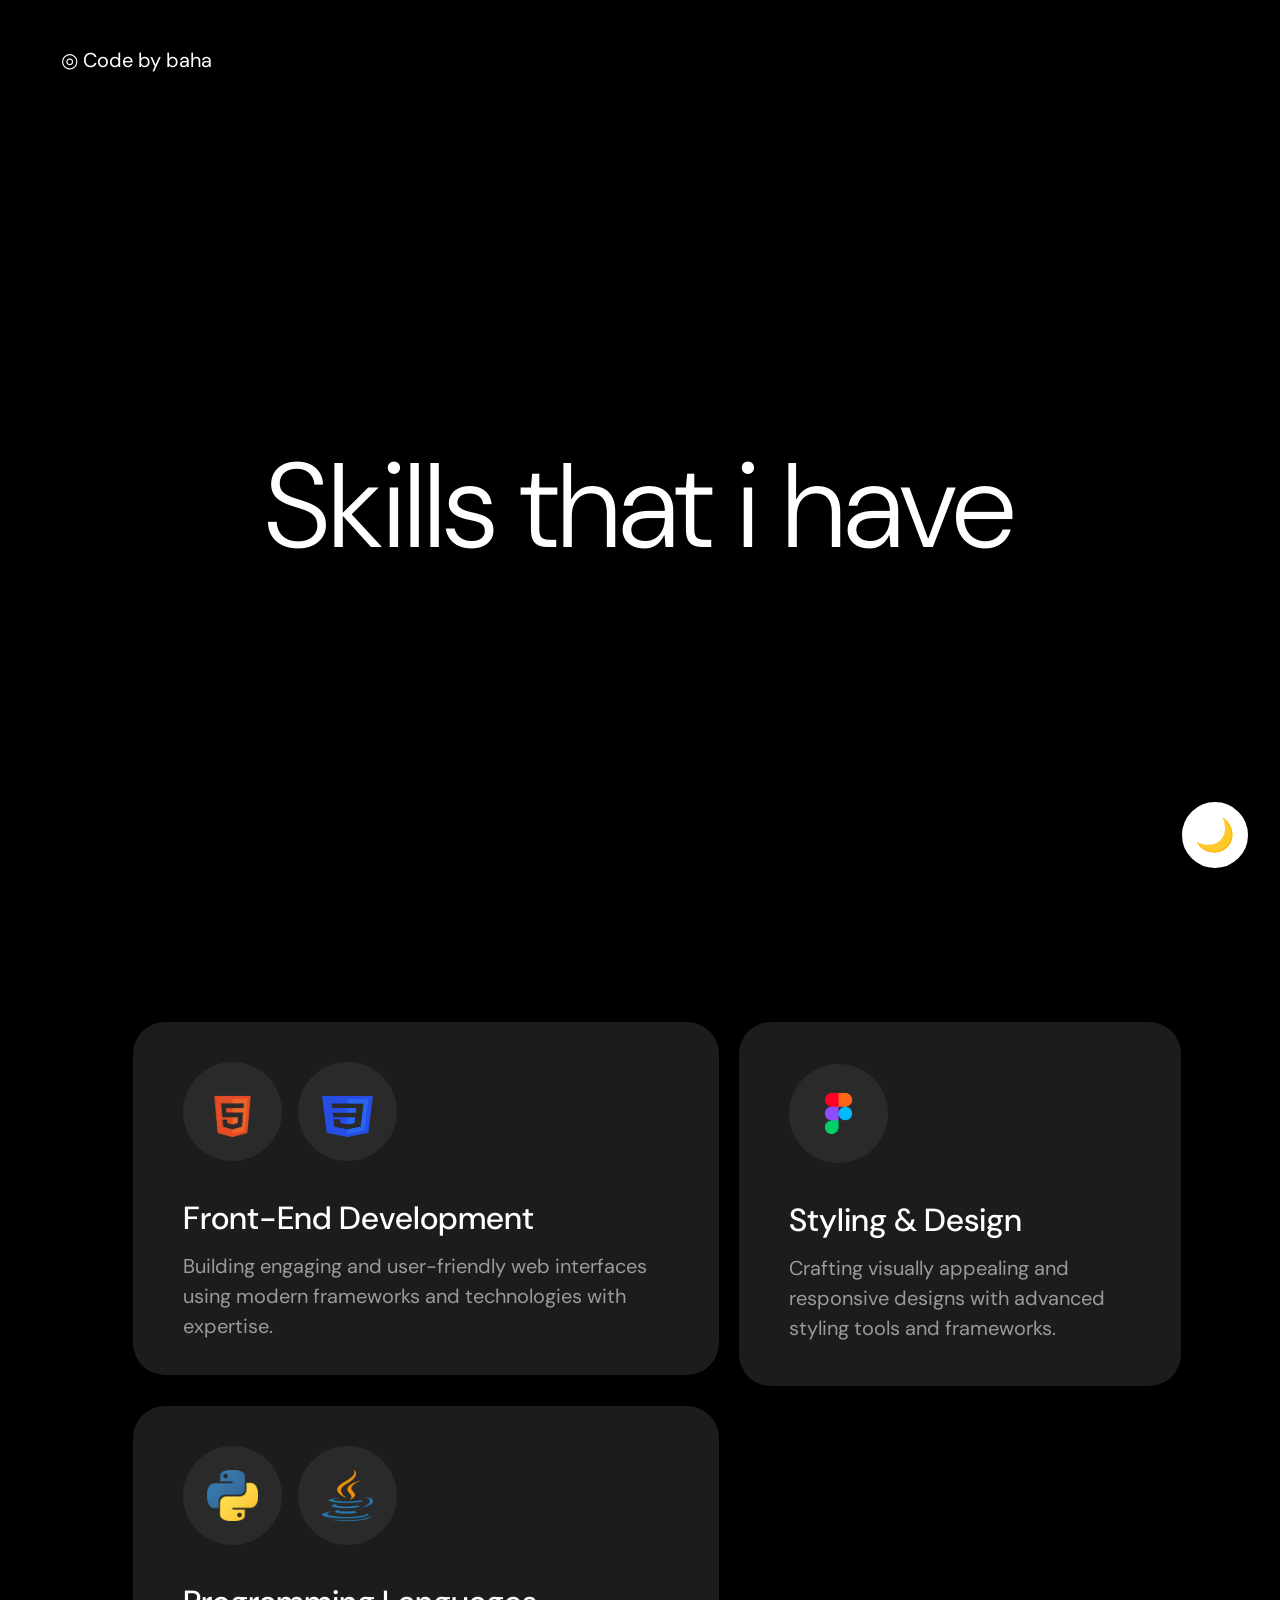
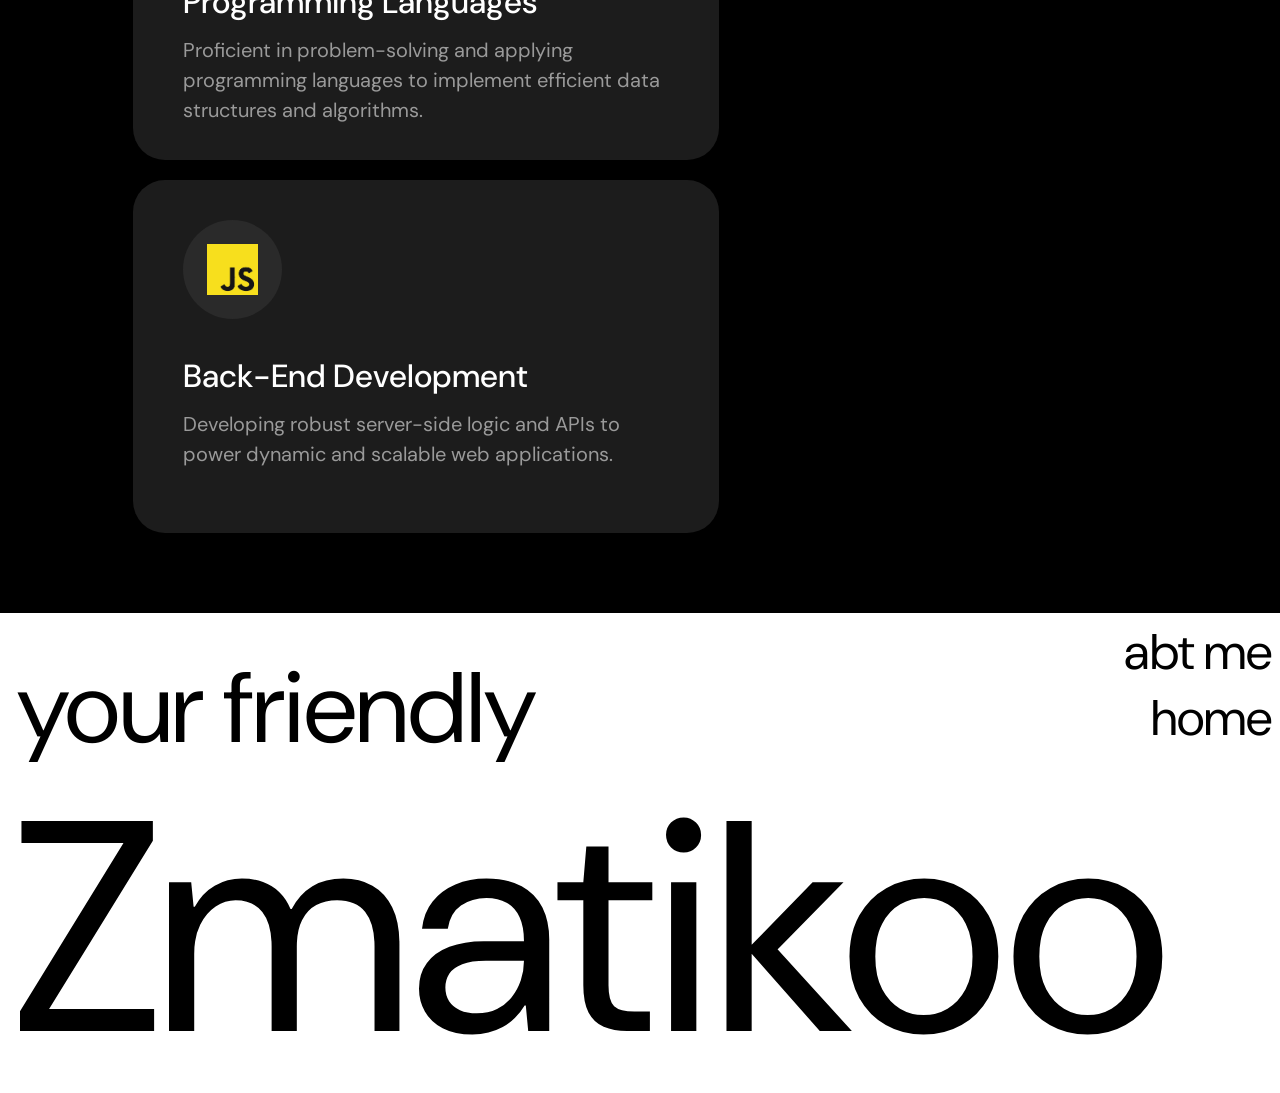
<file: skills.html>
<!DOCTYPE html>
<html lang="ru">
<head>
  <meta charset="UTF-8">
  <meta name="viewport" content="width=device-width, initial-scale=1.0">
  <title>skills</title>
  <link href="https://fonts.googleapis.com/css2?family=DM+Sans:wght@300;400;500&display=swap" rel="stylesheet">
  <link rel="stylesheet" href="skills.css">
  <link rel="stylesheet" href="spec4skill.css">
</head>
<body>
  <section class="skills" id="skills">
    <span class="credit">◎ Code by baha</span>
    <h1 class="skills-title">Skills that i have</h1>
    <div class="cards">
      <div class="skill-card-first">
        <div class="icons">
          <span class="icon"><img src="img/htmllogo.png" alt="HTML"></span>
          <span class="icon"><img src="img/csslogo.png" alt="CSS"></span>
        </div>
        <h2 class="skill-name">Front-End Development</h2>
        <p class="skill-text">Building engaging and user-friendly web interfaces using modern frameworks and technologies with expertise.</p>
      </div>

      <div class="skill-card-sec">
        <div class="icons">
          <span class="iconf"><img src="img/figmalogo.png" alt="Figma"></span>
        </div>
        <h2 class="skill-name">Styling & Design</h2>
        <p class="skill-text">Crafting visually appealing and responsive designs with advanced styling tools and frameworks.</p>
      </div>

      <div class="skill-card-third">
        <div class="icons">
          <span class="icon"><img src="img/pythonlogo.png" alt="Python"></span>
          <span class="icon"><img src="img/javalogo.png" alt="Java"></span>
        </div>
        <h2 class="skill-name">Programming Languages</h2>
        <p class="skill-text">Proficient in problem-solving and applying programming languages to implement efficient data structures and algorithms.</p>
      </div>

      <div class="skill-card-fourth">
        <div class="icons">
          <span class="icon"><img src="img/jslogo.png" alt="JavaScript"></span>
        </div>
        <h2 class="skill-name">Back-End Development</h2>
        <p class="skill-text">Developing robust server-side logic and APIs to power dynamic and scalable web applications.</p>
      </div>
    </div>
  </section>


  <footer class="footer">
    <div class="mininav">
      <a href="abt.html">abt me</a>
      <a href="index.html">home</a>
    </div>
    <p class="friend">your friendly</p>
    <p class="nickname">Zmatikoo</p>
  </footer>
  <button class="theme-btn" type="button">🌙</button>
  <script src="app.js"></script>
</body>
</html>
</file>
<file: skills.css>
* {
  margin: 0;
  padding: 0;
  box-sizing: border-box;
}

body {
  font-family: "DM Sans", sans-serif;
  background: white;
  color: black;
}

a {
  color: black;
  text-decoration: none;
}
.skills {
  position: relative;   
  background: black;
  color: white;
  padding: 40px 0 80px;
}

.credit {
  position: absolute;
  top: 47px;
  left: 61px;
  font-size: 20px;
  color: white;
}

.skills-title {
  text-align: center;
  font-size: 120px;
  font-weight: 300;
  line-height: 1.1;
  margin-top: 400px;
  margin-bottom: 450px;
}
.cards {
  display: flex;          
  flex-wrap: wrap;        
  gap: 20px;
  margin-left: 133px;
}

.skill-card-first {
  width: 586px;
  height: 353px;
  background: #1c1c1c;
  border-radius: 32px;
  padding: 40px 50px;
}
.skill-card-sec {
  width: 442px;
  height: 364px;
  background: #1c1c1c;
  border-radius: 32px;
  padding: 42px 50px;
}
.skill-card-third {
  width: 586px;
  height: 354px;
  background: #1c1c1c;
  border-radius: 32px;
  padding: 40px 50px;
}
.skill-card-fourth {
  width: 586px;
  height: 353px;
  background: #1c1c1c;
  border-radius: 32px;
  padding: 40px 50px;
}
.icons {
  display: flex;
  gap: 16px;
  margin-bottom: 36px;
}
.icon{
  display: flex;
  align-items: center;
  justify-content: center;
  width: 99px;
  height: 99px;
  border-radius: 200px;
  background: #2a2a2a;
}

.icon img {
  width: 51px;
  height: 51px;
  display: block;
}
.iconf{
  display: flex;
  align-items: center;
  justify-content: center;
  width: 99px;
  height: 99px;
  border-radius: 200px;
  background: #2a2a2a;
}
.iconf img { /*поприколу потомучто фигма меньше чем другие*/
  width: 67px;
  height: 67px;
  display: block;
}
.skill-name {
  font-size: 32px;
  font-weight: 500;
  margin-bottom: 12px;
}
.skill-text {
  font-size: 20px;
  line-height: 1.5;
  color: #9a9a9a;
}
.footer {
  position: relative;
  background: rgb(255, 255, 255);
  color: rgb(0, 0, 0);
  padding: 20px 17px 14px;
  overflow: hidden;
}
.mininav {
  position: absolute;
  top: 6px;
  right: 8px;
  text-align: right;
  font-size: 50px;
}

.mininav a {
  color: rgb(0, 0, 0);
  display: block;
}

.friend {
  font-size: 100px;
  margin-top: 10px;
}

.nickname {
  font-size: 300px;
  line-height: 1;
  margin-top: 6px;
}
</file>
<file: spec4skill.css>
.theme-btn {
  position: fixed; 
  right: 30px;
  bottom: 30px;
  width: 70px;
  height: 70px;
  border-radius: 200px;
  border: 2px solid black;
  background: white;
  font-size: 32px;
  cursor: pointer;
  z-index: 50;
}
body.dark {
  background: #111;
  color: white;
}

body.dark a {
  color: white;
}

body.dark .credit {
  color: white;
}

body.dark .arrow,
body.dark .arrow-right {
  border-color: white;
}

body.dark .footer {
  background: black;
  color: white;
}

body.dark .theme-btn {
  background: #1c1c1c;
  border-color: white;
}
body.dark .skills {
  background: white;
  color: black;
}
 
body.dark .skills .credit {
  color: black;
}
 
/* карточки */
body.dark .skill-card-first,
body.dark .skill-card-sec,
body.dark .skill-card-third,
body.dark .skill-card-fourth {
  background: #ececec;
}
 
/* круглая подложка под иконками */
body.dark .icon,
body.dark .iconf {
  background: #d4d4d4;
}
 
/* серый текст описания делаем темнее, чтобы читался на светлом */
body.dark .skill-text {
  color: #555;
}
</file>
